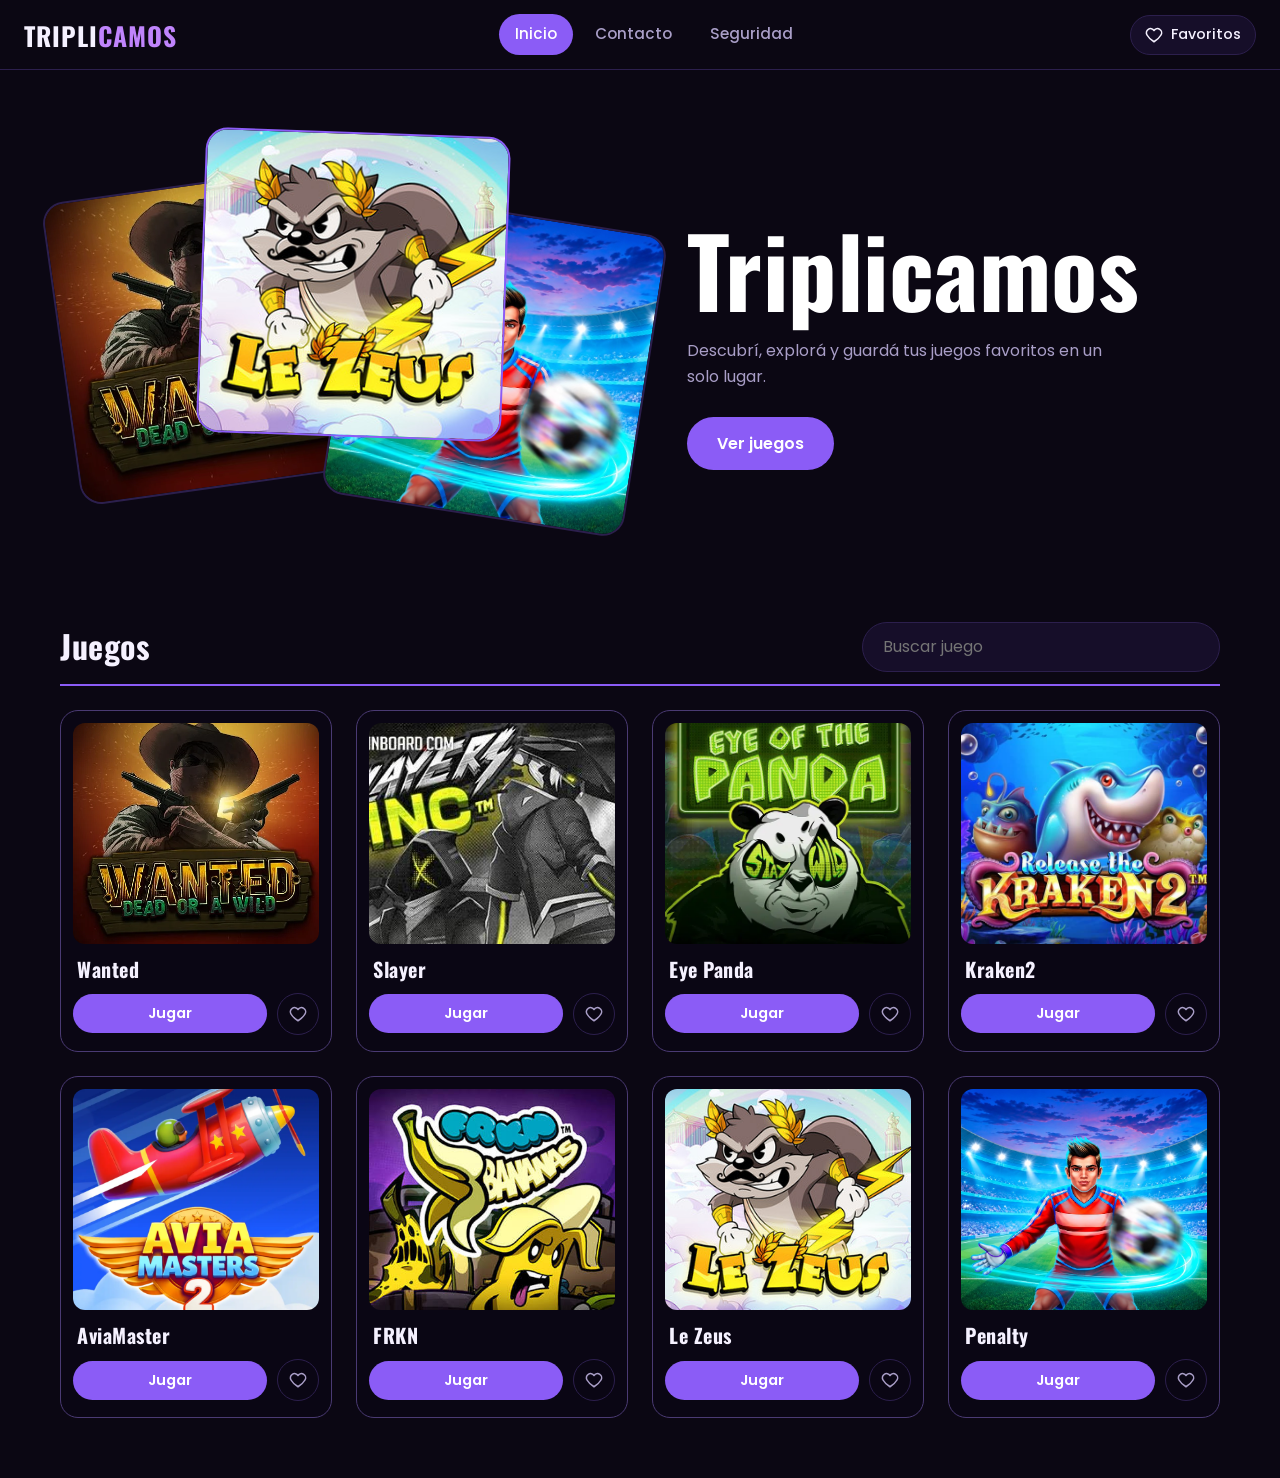
<file: index.html>
<!DOCTYPE html>
<html lang="es">
<head>
    <meta charset="UTF-8">
    <meta name="viewport" content="width=device-width,initial-scale=1">
    <link rel="preconnect" href="https://fonts.googleapis.com">
    <link href="https://fonts.googleapis.com/css2?family=Oswald:wght@500;700&family=Poppins:wght@400;500;600&display=swap" rel="stylesheet">
    <link rel="stylesheet" href="style.css">
    <link rel="icon" href="Kylian.jpg" type="image/jpg">
    <title>Triplicamos | Inicio</title>
</head>
<body data-page="inicio">
    <header class="hd">
        <a class="logo" href="index.html">TRIPLI<b>CAMOS</b></a>
        <nav>
            <a href="index.html" class="on">Inicio</a>
            <a href="contacto.html">Contacto</a>
            <a href="seguridad.html">Seguridad</a>
        </nav>
        <div class="favw">
            <button id="fb" class="fb" aria-expanded="false">
                <svg viewBox="0 0 24 24"><path d="M12 21s-7-4.6-9.3-9A5.4 5.4 0 0 1 12 6a5.4 5.4 0 0 1 9.3 6c-2.3 4.4-9.3 9-9.3 9z"/></svg><span>Favoritos</span><i id="fc">0</i>
            </button>
            <div id="fp" class="fp" hidden></div>
        </div>
    </header>
    <main>
        <section class="hero">
            <div class="fan">
                <img src="Wanted.webp" alt="Wanted">
                <img src="lezeus.jpg" alt="Le Zeus">
                <img src="PenaltyShoot.jpeg" alt="Penalty">
            </div>
            <div class="hero-t">
                <h1>Triplicamos</h1>
                <p>Descubrí, explorá y guardá tus juegos favoritos en un solo lugar.</p>
                <a class="btn" href="#juegos">Ver juegos</a>
            </div>
        </section>
    <section id="juegos">
        <div class="sec-h">
            <h2>Juegos</h2><input id="q" type="search" placeholder="Buscar juego" aria-label="Buscar juego">
        </div>
        <div class="grid" id="grid">
            <article class="card" data-id="wanted">
                <a class="ph" href="Juego.html?id=wanted">
                    <img src="Wanted.webp" alt="Wanted" loading="lazy" decoding="async">
                </a>
                <h3>Wanted</h3>
                <div class="act">
                    <a class="btn sm" href="Juego.html?id=wanted">Jugar</a>
                    <button class="fav-btn" data-id="wanted" aria-label="Favorito: Wanted"><svg viewBox="0 0 24 24"><path d="M12 21s-7-4.6-9.3-9A5.4 5.4 0 0 1 12 6a5.4 5.4 0 0 1 9.3 6c-2.3 4.4-9.3 9-9.3 9z"/></svg></button>
                </div>
            </article>
            <article class="card" data-id="slayer">
                <a class="ph" href="Juego.html?id=slayer">
                    <img src="Slayer.jpg" alt="Slayer" loading="lazy" decoding="async">
                </a>
                <h3>Slayer</h3>
                <div class="act">
                    <a class="btn sm" href="Juego.html?id=slayer">Jugar</a>
                    <button class="fav-btn" data-id="slayer" aria-label="Favorito: Slayer"><svg viewBox="0 0 24 24"><path d="M12 21s-7-4.6-9.3-9A5.4 5.4 0 0 1 12 6a5.4 5.4 0 0 1 9.3 6c-2.3 4.4-9.3 9-9.3 9z"/></svg></button>
                </div>
            </article>
            <article class="card" data-id="eyepanda">
                <a class="ph" href="Juego.html?id=eyepanda">
                    <img src="EyeofPanda.webp" alt="Eye Panda" loading="lazy" decoding="async">
                </a>
                <h3>Eye Panda</h3>
                <div class="act">
                    <a class="btn sm" href="Juego.html?id=eyepanda">Jugar</a>
                    <button class="fav-btn" data-id="eyepanda" aria-label="Favorito: Eye Panda"><svg viewBox="0 0 24 24"><path d="M12 21s-7-4.6-9.3-9A5.4 5.4 0 0 1 12 6a5.4 5.4 0 0 1 9.3 6c-2.3 4.4-9.3 9-9.3 9z"/></svg></button>
                </div>
            </article>
            <article class="card" data-id="kraken2">
                <a class="ph" href="Juego.html?id=kraken2">
                    <img src="Kraken.jpeg" alt="Kraken2" loading="lazy" decoding="async">
                </a>
                <h3>Kraken2</h3>
                <div class="act">
                    <a class="btn sm" href="Juego.html?id=kraken2">Jugar</a>
                    <button class="fav-btn" data-id="kraken2" aria-label="Favorito: Kraken2"><svg viewBox="0 0 24 24"><path d="M12 21s-7-4.6-9.3-9A5.4 5.4 0 0 1 12 6a5.4 5.4 0 0 1 9.3 6c-2.3 4.4-9.3 9-9.3 9z"/></svg></button>
                </div>
            </article>
            <article class="card" data-id="aviamaster">
                <a class="ph" href="Juego.html?id=aviamaster">
                    <img src="AviaMaster.webp" alt="AviaMaster" loading="lazy" decoding="async">
                </a>
                <h3>AviaMaster</h3>
                <div class="act">
                    <a class="btn sm" href="Juego.html?id=aviamaster">Jugar</a>
                    <button class="fav-btn" data-id="aviamaster" aria-label="Favorito: AviaMaster"><svg viewBox="0 0 24 24"><path d="M12 21s-7-4.6-9.3-9A5.4 5.4 0 0 1 12 6a5.4 5.4 0 0 1 9.3 6c-2.3 4.4-9.3 9-9.3 9z"/></svg></button>
                </div>
            </article>
            <article class="card" data-id="frkn">
                <a class="ph" href="Juego.html?id=frkn">
                    <img src="frkn.jpg" alt="FRKN" loading="lazy" decoding="async">
                </a>
                <h3>FRKN</h3>
                <div class="act">
                    <a class="btn sm" href="Juego.html?id=frkn">Jugar</a>
                    <button class="fav-btn" data-id="frkn" aria-label="Favorito: FRKN"><svg viewBox="0 0 24 24"><path d="M12 21s-7-4.6-9.3-9A5.4 5.4 0 0 1 12 6a5.4 5.4 0 0 1 9.3 6c-2.3 4.4-9.3 9-9.3 9z"/></svg></button>
                </div>
            </article>
            <article class="card" data-id="lezeus">
                <a class="ph" href="Juego.html?id=lezeus">
                    <img src="lezeus.jpg" alt="Le Zeus" loading="lazy" decoding="async">
                </a>
                <h3>Le Zeus</h3>
                <div class="act">
                    <a class="btn sm" href="Juego.html?id=lezeus">Jugar</a>
                    <button class="fav-btn" data-id="lezeus" aria-label="Favorito: Le Zeus"><svg viewBox="0 0 24 24"><path d="M12 21s-7-4.6-9.3-9A5.4 5.4 0 0 1 12 6a5.4 5.4 0 0 1 9.3 6c-2.3 4.4-9.3 9-9.3 9z"/></svg></button>
                </div>
            </article>
            <article class="card" data-id="penalty">
                <a class="ph" href="Juego.html?id=penalty">
                    <img src="PenaltyShoot.jpeg" alt="Penalty" loading="lazy" decoding="async">
                </a>
                <h3>Penalty</h3>
                <div class="act">
                    <a class="btn sm" href="Juego.html?id=penalty">Jugar</a>
                    <button class="fav-btn" data-id="penalty" aria-label="Favorito: Penalty"><svg viewBox="0 0 24 24"><path d="M12 21s-7-4.6-9.3-9A5.4 5.4 0 0 1 12 6a5.4 5.4 0 0 1 9.3 6c-2.3 4.4-9.3 9-9.3 9z"/></svg></button>
                </div>
            </article>
        </div>
        <p class="empty" id="none" hidden>No encontramos ese juego. Probá con otro nombre.</p>
        </section>
    </main>
    <script src="main.js"></script>
</body>
</html>
</file>
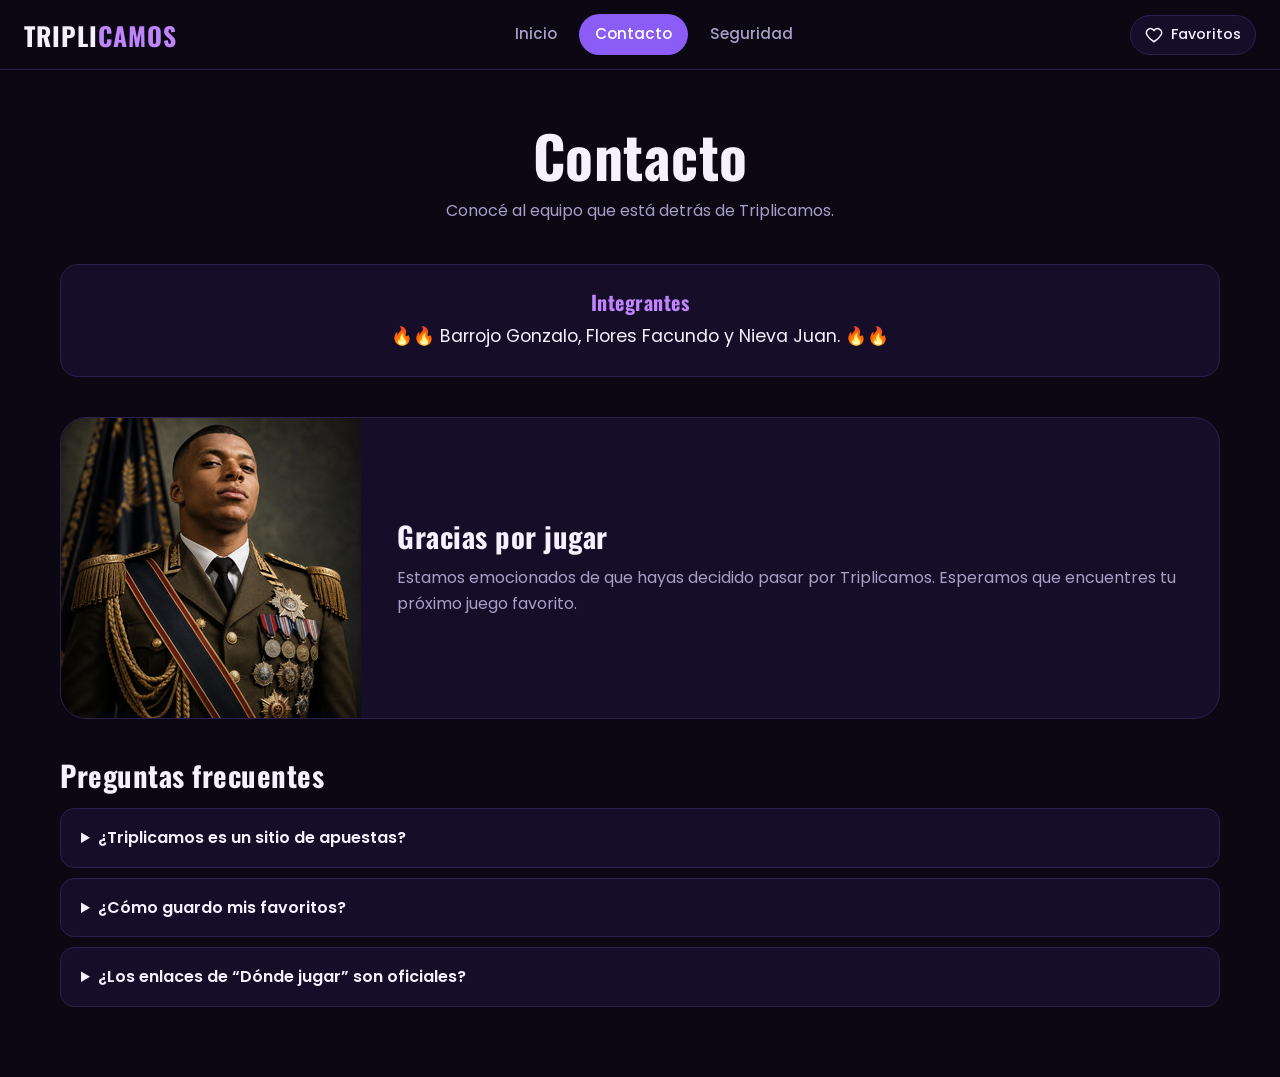
<file: contacto.html>
<!DOCTYPE html>
<html lang="es">
    <head>
        <meta charset="UTF-8">
        <meta name="viewport" content="width=device-width,initial-scale=1">
        <link rel="preconnect" href="https://fonts.googleapis.com">
        <link href="https://fonts.googleapis.com/css2?family=Oswald:wght@500;700&family=Poppins:wght@400;500;600&display=swap" rel="stylesheet">
        <link rel="stylesheet" href="style.css">
        <link rel="icon" href="Kylian.jpg" type="image/jpg">
        <title>Contacto | Triplicamos</title></head>
<body data-page="contacto">
    <header class="hd">
        <a class="logo" href="index.html">TRIPLI<b>CAMOS</b></a>
        <nav>
            <a href="index.html">Inicio</a>
            <a href="contacto.html" class="on">Contacto</a>
            <a href="seguridad.html">Seguridad</a>
        </nav>
        <div class="favw">
            <button id="fb" class="fb" aria-expanded="false">
                <svg viewBox="0 0 24 24"><path d="M12 21s-7-4.6-9.3-9A5.4 5.4 0 0 1 12 6a5.4 5.4 0 0 1 9.3 6c-2.3 4.4-9.3 9-9.3 9z"/></svg><span>Favoritos</span><i id="fc">0</i>
            </button>
            <div id="fp" class="fp" hidden></div>
        </div>
    </header>
    <main>
        <section class="ph1">
            <h1>Contacto</h1>
            <p>Conocé al equipo que está detrás de Triplicamos.</p>
        </section>
        <section class="box team">
            <h3>Integrantes</h3>
            <p>🔥🔥 Barrojo Gonzalo, Flores Facundo y Nieva Juan. 🔥🔥</p>
        </section>
        <section class="split">
            <img src="Kylian.jpg" alt="Gracias por jugar">
            <div>
                <h2>Gracias por jugar</h2>
                <p>Estamos emocionados de que hayas decidido pasar por Triplicamos. Esperamos que encuentres tu próximo juego favorito.</p>
            </div>
        </section>
        <section class="faq">
            <h2>Preguntas frecuentes</h2>
            <details>
                <summary>¿Triplicamos es un sitio de apuestas?</summary>
                <p>No. Es un proyecto escolar que muestra un catálogo de juegos. No procesamos pagos, depósitos ni apuestas.</p>
            </details>
            <details>
                <summary>¿Cómo guardo mis favoritos?</summary>
                <p>Tocá el corazón en cualquier juego. Los encontrás en el botón Favoritos del menú superior.</p>
            </details>
            <details>
                <summary>¿Los enlaces de “Dónde jugar” son oficiales?</summary>
                <p>Llevan al sitio del estudio que desarrolla cada juego. Algunos juegos son para mayores de 18 años.</p>
            </details>
        </section>
    </main>
    <script src="main.js"></script>
</body>
</html>
</file>
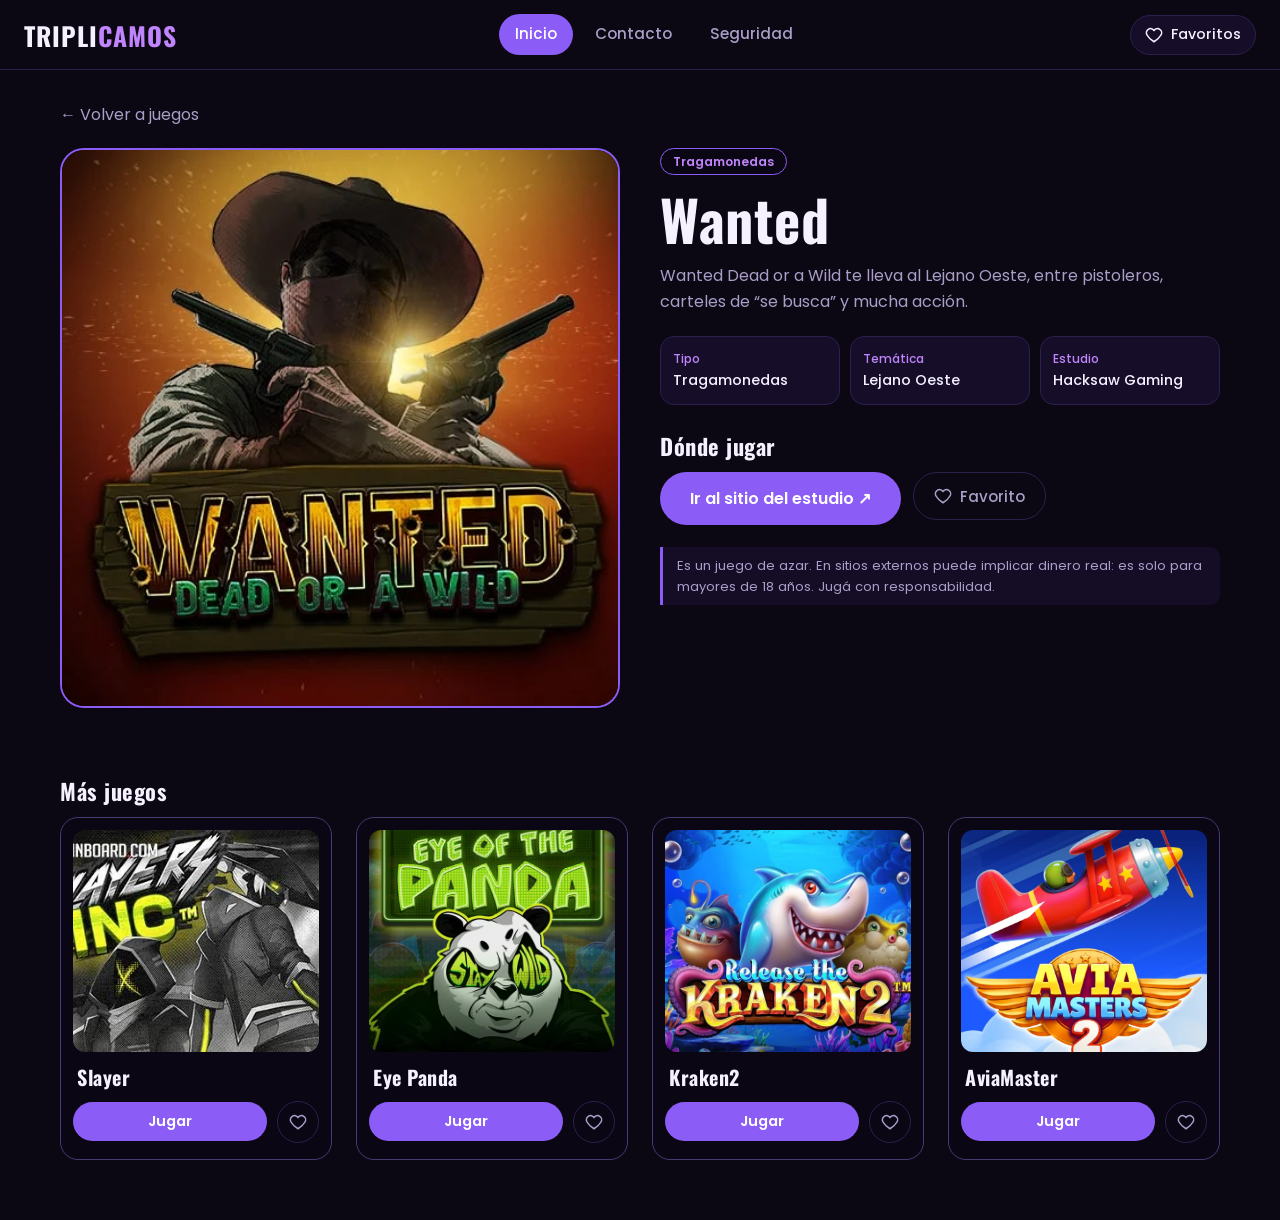
<file: Juego.html>
<!DOCTYPE html>
<html lang="es">
    <head>
        <meta charset="UTF-8">
        <meta name="viewport" content="width=device-width,initial-scale=1">
        <link rel="preconnect" href="https://fonts.googleapis.com">
        <link href="https://fonts.googleapis.com/css2?family=Oswald:wght@500;700&family=Poppins:wght@400;500;600&display=swap" rel="stylesheet">
        <link rel="stylesheet" href="style.css">
        <link rel="icon" href="Kylian.jpg" type="image/jpg">
        <title>Juego | Triplicamos</title></head>
<body data-page="inicio">
    <header class="hd">
        <a class="logo" href="index.html">TRIPLI<b>CAMOS</b></a>
        <nav>
            <a href="index.html" class="on">Inicio</a>
            <a href="contacto.html">Contacto</a>
            <a href="seguridad.html">Seguridad</a>
        </nav>
        <div class="favw">
            <button id="fb" class="fb" aria-expanded="false">
                <svg viewBox="0 0 24 24"><path d="M12 21s-7-4.6-9.3-9A5.4 5.4 0 0 1 12 6a5.4 5.4 0 0 1 9.3 6c-2.3 4.4-9.3 9-9.3 9z"/></svg><span>Favoritos</span><i id="fc">0</i>
            </button>
            <div id="fp" class="fp" hidden></div>
        </div>
    </header>
    <main>
        <a class="back" href="index.html#juegos">← Volver a juegos</a>
        <section class="det" id="det">
            <div class="dimg">
                <img id="d-img" alt="">
            </div>
            <div class="dinfo">
                <span class="tag s" id="d-tag"></span>
                <h1 id="d-name"></h1>
                <p class="lead" id="d-desc"></p>
                <ul class="meta">
                    <li><small>Tipo</small><span id="d-type"></span></li>
                    <li><small>Temática</small><span id="d-theme"></span></li>
                    <li><small>Estudio</small><span id="d-studio"></span></li>
                </ul>
                <h2>Dónde jugar</h2>
                <div class="where">
                    <a class="btn" id="d-link" href="#" target="_blank" rel="noopener">Ir al sitio del estudio ↗</a>
                    <button class="fav-btn wide" id="d-fav"><svg viewBox="0 0 24 24"><path d="M12 21s-7-4.6-9.3-9A5.4 5.4 0 0 1 12 6a5.4 5.4 0 0 1 9.3 6c-2.3 4.4-9.3 9-9.3 9z"/></svg><span>Favorito</span></button>
                </div>
                <p class="note">Es un juego de azar. En sitios externos puede implicar dinero real: es solo para mayores de 18 años. Jugá con responsabilidad.</p>
            </div>
        </section>
        <h2 class="more-h">Más juegos</h2>
        <div class="grid" id="more">
            <article class="card" data-id="wanted">
                <a class="ph" href="Juego.html?id=wanted">
                    <img src="Wanted.webp" alt="Wanted" loading="lazy" decoding="async">
                </a>
                <h3>Wanted</h3>
                <div class="act">
                    <a class="btn sm" href="Juego.html?id=wanted">Jugar</a>
                    <button class="fav-btn" data-id="wanted" aria-label="Favorito: Wanted"><svg viewBox="0 0 24 24"><path d="M12 21s-7-4.6-9.3-9A5.4 5.4 0 0 1 12 6a5.4 5.4 0 0 1 9.3 6c-2.3 4.4-9.3 9-9.3 9z"/></svg></button>
                </div>
            </article>
            <article class="card" data-id="slayer">
                <a class="ph" href="Juego.html?id=slayer">
                    <img src="Slayer.jpg" alt="Slayer" loading="lazy" decoding="async">
                </a>
                <h3>Slayer</h3>
                <div class="act">
                    <a class="btn sm" href="Juego.html?id=slayer">Jugar</a>
                    <button class="fav-btn" data-id="slayer" aria-label="Favorito: Slayer"><svg viewBox="0 0 24 24"><path d="M12 21s-7-4.6-9.3-9A5.4 5.4 0 0 1 12 6a5.4 5.4 0 0 1 9.3 6c-2.3 4.4-9.3 9-9.3 9z"/></svg></button>
                </div>
            </article>
            <article class="card" data-id="eyepanda">
                <a class="ph" href="Juego.html?id=eyepanda">
                    <img src="EyeofPanda.webp" alt="Eye Panda" loading="lazy" decoding="async">
                </a>
                <h3>Eye Panda</h3>
                <div class="act">
                    <a class="btn sm" href="Juego.html?id=eyepanda">Jugar</a>
                    <button class="fav-btn" data-id="eyepanda" aria-label="Favorito: Eye Panda"><svg viewBox="0 0 24 24"><path d="M12 21s-7-4.6-9.3-9A5.4 5.4 0 0 1 12 6a5.4 5.4 0 0 1 9.3 6c-2.3 4.4-9.3 9-9.3 9z"/></svg></button>
                </div>
            </article>
            <article class="card" data-id="kraken2">
                <a class="ph" href="Juego.html?id=kraken2">
                    <img src="Kraken.jpeg" alt="Kraken2" loading="lazy" decoding="async">
                </a>
                <h3>Kraken2</h3>
                <div class="act">
                    <a class="btn sm" href="Juego.html?id=kraken2">Jugar</a>
                    <button class="fav-btn" data-id="kraken2" aria-label="Favorito: Kraken2"><svg viewBox="0 0 24 24"><path d="M12 21s-7-4.6-9.3-9A5.4 5.4 0 0 1 12 6a5.4 5.4 0 0 1 9.3 6c-2.3 4.4-9.3 9-9.3 9z"/></svg></button>
                </div>
            </article>
            <article class="card" data-id="aviamaster">
                <a class="ph" href="Juego.html?id=aviamaster">
                    <img src="AviaMaster.webp" alt="AviaMaster" loading="lazy" decoding="async">
                </a>
                <h3>AviaMaster</h3>
                <div class="act">
                    <a class="btn sm" href="Juego.html?id=aviamaster">Jugar</a>
                    <button class="fav-btn" data-id="aviamaster" aria-label="Favorito: AviaMaster"><svg viewBox="0 0 24 24"><path d="M12 21s-7-4.6-9.3-9A5.4 5.4 0 0 1 12 6a5.4 5.4 0 0 1 9.3 6c-2.3 4.4-9.3 9-9.3 9z"/></svg></button>
                </div>
            </article>
            <article class="card" data-id="frkn">
                <a class="ph" href="Juego.html?id=frkn">
                    <img src="frkn.jpg" alt="FRKN" loading="lazy" decoding="async">
                </a>
                <h3>FRKN</h3>
                <div class="act">
                    <a class="btn sm" href="Juego.html?id=frkn">Jugar</a>
                    <button class="fav-btn" data-id="frkn" aria-label="Favorito: FRKN"><svg viewBox="0 0 24 24"><path d="M12 21s-7-4.6-9.3-9A5.4 5.4 0 0 1 12 6a5.4 5.4 0 0 1 9.3 6c-2.3 4.4-9.3 9-9.3 9z"/></svg></button>
                </div>
            </article>
            <article class="card" data-id="lezeus">
                <a class="ph" href="Juego.html?id=lezeus">
                    <img src="lezeus.jpg" alt="Le Zeus" loading="lazy" decoding="async">
                </a>
                <h3>Le Zeus</h3>
                <div class="act">
                    <a class="btn sm" href="Juego.html?id=lezeus">Jugar</a>
                    <button class="fav-btn" data-id="lezeus" aria-label="Favorito: Le Zeus"><svg viewBox="0 0 24 24"><path d="M12 21s-7-4.6-9.3-9A5.4 5.4 0 0 1 12 6a5.4 5.4 0 0 1 9.3 6c-2.3 4.4-9.3 9-9.3 9z"/></svg></button>
                </div>
            </article>
            <article class="card" data-id="penalty">
                <a class="ph" href="Juego.html?id=penalty">
                    <img src="PenaltyShoot.jpeg" alt="Penalty" loading="lazy" decoding="async">
                </a>
                <h3>Penalty</h3>
                <div class="act">
                    <a class="btn sm" href="Juego.html?id=penalty">Jugar</a>
                    <button class="fav-btn" data-id="penalty" aria-label="Favorito: Penalty"><svg viewBox="0 0 24 24"><path d="M12 21s-7-4.6-9.3-9A5.4 5.4 0 0 1 12 6a5.4 5.4 0 0 1 9.3 6c-2.3 4.4-9.3 9-9.3 9z"/></svg></button>
                </div>
            </article>
        </div>
    </main>
    <script src="main.js"></script>
</body>
</html>
</file>
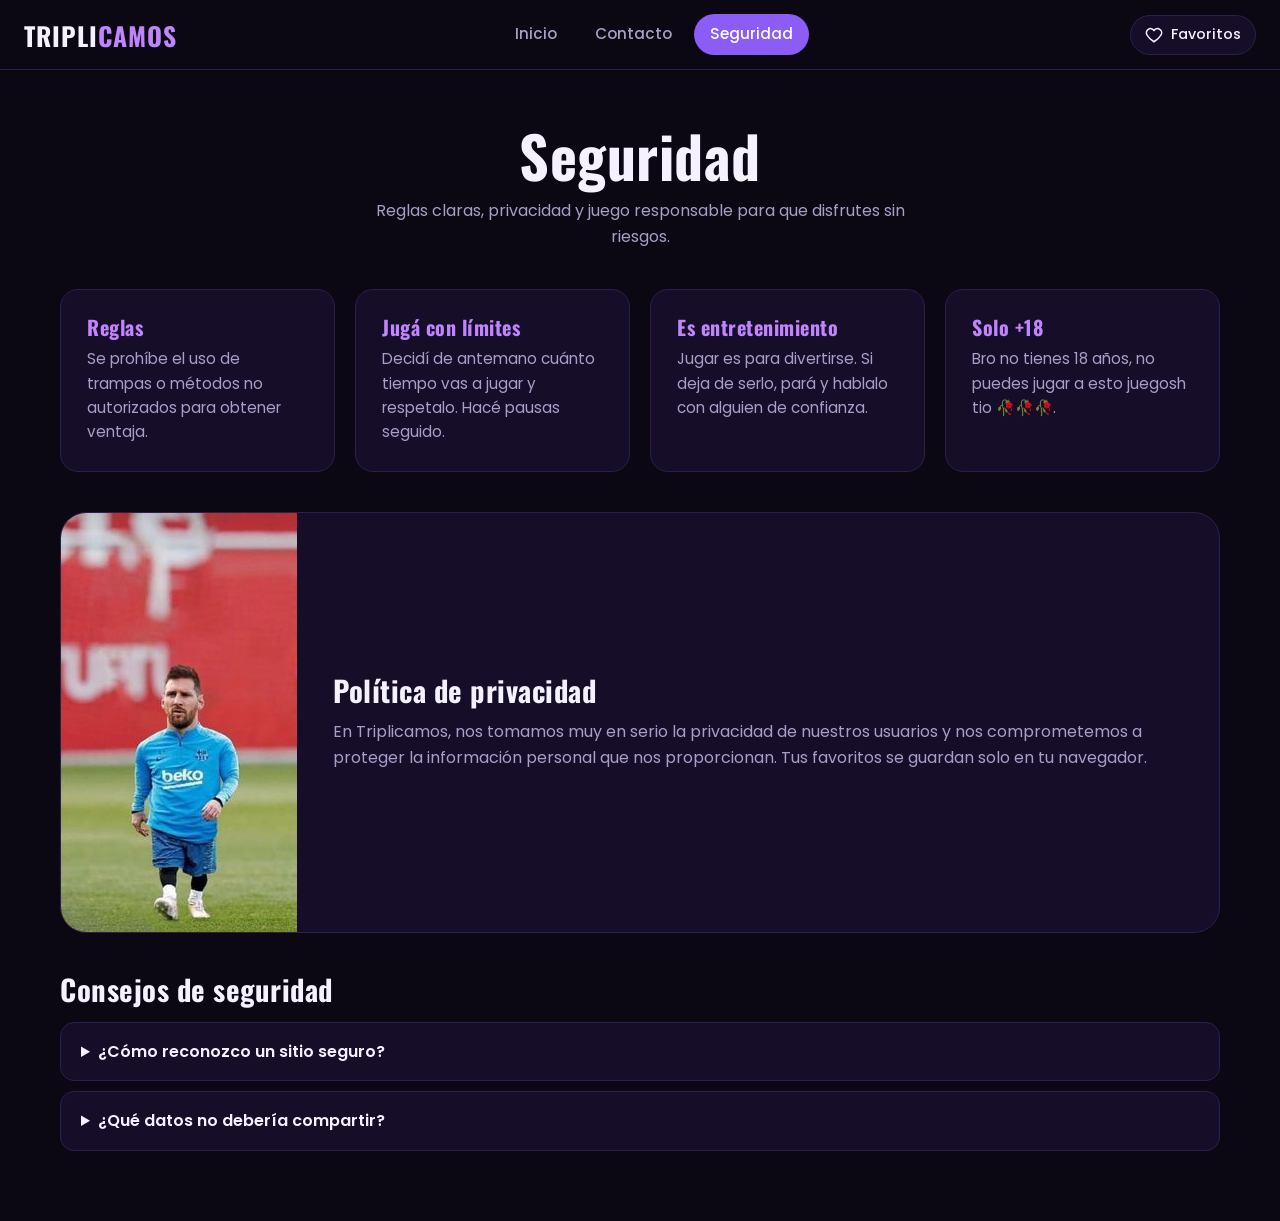
<file: seguridad.html>
<!DOCTYPE html>
<html lang="es"><head><meta charset="UTF-8">
    <meta name="viewport" content="width=device-width,initial-scale=1">
    <link rel="preconnect" href="https://fonts.googleapis.com">
    <link href="https://fonts.googleapis.com/css2?family=Oswald:wght@500;700&family=Poppins:wght@400;500;600&display=swap" rel="stylesheet">
    <link rel="stylesheet" href="style.css">
    <link rel="icon" href="Kylian.jpg" type="image/jpg">
    <title>Seguridad | Triplicamos</title>
</head>
<body data-page="seguridad">
    <header class="hd">
        <a class="logo" href="index.html">TRIPLI<b>CAMOS</b></a>
        <nav>
            <a href="index.html">Inicio</a>
            <a href="contacto.html">Contacto</a>
            <a href="seguridad.html" class="on">Seguridad</a>
        </nav>
        <div class="favw">
            <button id="fb" class="fb" aria-expanded="false">
                <svg viewBox="0 0 24 24"><path d="M12 21s-7-4.6-9.3-9A5.4 5.4 0 0 1 12 6a5.4 5.4 0 0 1 9.3 6c-2.3 4.4-9.3 9-9.3 9z"/></svg><span>Favoritos</span><i id="fc">0</i>
            </button>
            <div id="fp" class="fp" hidden></div>
        </div>
    </header>
    <main>
        <section class="ph1">
            <h1>Seguridad</h1>
            <p>Reglas claras, privacidad y juego responsable para que disfrutes sin riesgos.</p>
        </section>
        <section class="cols">
            <div class="box">
                <h3>Reglas</h3>
                <p>Se prohíbe el uso de trampas o métodos no autorizados para obtener ventaja.</p>
            </div>
            <div class="box">
                <h3>Jugá con límites</h3>
                <p>Decidí de antemano cuánto tiempo vas a jugar y respetalo. Hacé pausas seguido.</p>
            </div>
            <div class="box">
                <h3>Es entretenimiento</h3>
                <p>Jugar es para divertirse. Si deja de serlo, pará y hablalo con alguien de confianza.</p>
            </div>
            <div class="box">
                <h3>Solo +18</h3>
                <p>Bro no tienes 18 años, no puedes jugar a esto juegosh tio 🥀🥀🥀.</p>
            </div>
        </section>
        <section class="split">
            <img src="messi.jpg" alt="Seguridad">
            <div>
                <h2>Política de privacidad</h2>
                <p>En Triplicamos, nos tomamos muy en serio la privacidad de nuestros usuarios y nos comprometemos a proteger la información personal que nos proporcionan. Tus favoritos se guardan solo en tu navegador.</p>
            </div>
        </section>
        <section class="faq">
            <h2>Consejos de seguridad</h2>
            <details>
                <summary>¿Cómo reconozco un sitio seguro?</summary>
                <p>Verificá que la dirección empiece con https y que sea el sitio oficial del estudio o la plataforma.</p>
            </details>
            <details>
                <summary>¿Qué datos no debería compartir?</summary>
                <p>Nunca compartas contraseñas ni datos de tarjetas por mensaje o con sitios que no conozcas.</p>
            </details>
        </section>
    </main>
    <script src="main.js"></script>
</body>
</html>
</file>
<file: style.css>
/* Variables y estilos globales */
:root {
    --bg: #0b0713;
    --card: #160e29;
    --line: #2c1f4d;
    --ac: #8b5cf6;
    --ac2: #c084fc;
    --tx: #f5f1ff;
    --mu: #a99ec7;
    --r: 18px;
}

* {
    margin: 0;
    padding: 0;
    box-sizing: border-box;
}

[hidden] {
    display: none !important;
}

html {
    scroll-behavior: smooth;
}

body {
    background: var(--bg);
    color: var(--tx);
    font: 400 16px/1.6 Poppins, Verdana, sans-serif;
    min-height: 100vh;
    display: flex;
    flex-direction: column;
}

main {
    flex: 1;
    width: 100%;
    max-width: 1200px;
    margin: 0 auto;
    padding: 32px 20px 60px;
}

a {
    color: inherit;
    text-decoration: none;
}

h1, h2, h3 {
    font-family: Oswald, Impact, sans-serif;
    letter-spacing: 0.5px;
    line-height: 1.15;
}

svg {
    width: 18px;
    height: 18px;
    fill: none;
    stroke: currentColor;
    stroke-width: 2;
    stroke-linejoin: round;
}

:focus-visible {
    outline: 2px solid var(--ac2);
    outline-offset: 3px;
}

/* Header y nav */
.hd {
    position: sticky;
    top: 0;
    z-index: 50;
    display: flex;
    align-items: center;
    justify-content: space-between;
    gap: 16px;
    padding: 0 24px;
    height: 70px;
    background: #0b0713;
    border-bottom: 1px solid var(--line);
}

.logo {
    font: 700 1.6rem Oswald, sans-serif;
    letter-spacing: 1px;
}

.logo b {
    color: var(--ac2);
}

.hd nav {
    display: flex;
    gap: 6px;
}

.hd nav a {
    padding: 8px 16px;
    border-radius: 50px;
    color: var(--mu);
    font-size: 0.95rem;
    font-weight: 500;
    transition: 0.2s;
}

.hd nav a:hover {
    color: #fff;
}

.hd nav a.on {
    background: var(--ac);
    color: #fff;
}

/* Favs */
.favw {
    position: relative;
}

.fb {
    display: flex;
    align-items: center;
    gap: 8px;
    height: 40px;
    padding: 0 14px;
    border-radius: 50px;
    border: 1px solid var(--line);
    background: var(--card);
    color: var(--tx);
    font: 500 0.9rem Poppins, sans-serif;
    cursor: pointer;
    transition: 0.2s;
}

.fb:hover {
    border-color: var(--ac);
}

.fb i {
    font-style: normal;
    min-width: 20px;
    height: 20px;
    border-radius: 10px;
    background: var(--ac);
    font-size: 0.72rem;
    display: grid;
    place-items: center;
    padding: 0 5px;
}

.fp {
    position: absolute;
    right: 0;
    top: 52px;
    width: 300px;
    max-height: 70vh;
    overflow: auto;
    background: var(--card);
    border: 1px solid var(--line);
    border-radius: var(--r);
    padding: 10px;
    box-shadow: 0 20px 50px #000a;
}

.fi {
    display: flex;
    align-items: center;
    justify-content: space-between;
    gap: 10px;
    padding: 6px;
    border-radius: 12px;
}

.fi:hover {
    background: #ffffff0d;
}

.fi a {
    display: flex;
    align-items: center;
    gap: 12px;
    font-weight: 500;
    flex: 1;
}

.fi img {
    width: 48px;
    height: 48px;
    border-radius: 10px;
    object-fit: cover;
}

.fe {
    padding: 14px;
    color: var(--mu);
    font-size: 0.9rem;
    text-align: center;
}

/* Botones */
.btn {
    display: inline-flex;
    align-items: center;
    justify-content: center;
    gap: 8px;
    padding: 14px 30px;
    border-radius: 50px;
    border: 0;
    background: var(--ac);
    color: #fff;
    font: 600 1rem Poppins, sans-serif;
    cursor: pointer;
    transition: background 0.2s, transform 0.2s;
}

.btn:hover {
    background: #7c3aed;
    transform: translateY(-2px);
}

.btn.sm {
    padding: 9px 22px;
    font-size: 0.9rem;
    flex: 1;
}

.fav-btn {
    width: 42px;
    height: 42px;
    display: grid;
    place-items: center;
    border-radius: 50%;
    border: 1px solid var(--line);
    background: transparent;
    color: var(--mu);
    cursor: pointer;
    transition: 0.2s;
    flex: none;
}

.fav-btn:hover {
    border-color: var(--ac2);
    color: var(--ac2);
}

.fav-btn.on {
    background: var(--ac);
    border-color: var(--ac);
    color: #fff;
}

.fav-btn.on svg {
    fill: currentColor;
}

.fav-btn.wide {
    width: auto;
    height: 48px;
    padding: 0 20px;
    gap: 8px;
    border-radius: 50px;
    display: inline-flex;
    align-items: center;
    font: 500 0.95rem Poppins, sans-serif;
}

/* Inicio */
.hero {
    display: grid;
    grid-template-columns: 1.1fr 1fr;
    align-items: center;
    gap: 40px;
    padding: 30px 0 70px;
}

.fan {
    position: relative;
    height: 420px;
}

.fan img {
    position: absolute;
    width: 52%;
    aspect-ratio: 1;
    object-fit: cover;
    border-radius: 22px;
    border: 2px solid var(--line);
}

.fan img:nth-child(1) {
    left: 0;
    top: 50px;
    transform: rotate(-8deg);
}

.fan img:nth-child(2) {
    left: 24%;
    top: 0;
    z-index: 2;
    transform: rotate(2deg);
    border-color: var(--ac);
}

.fan img:nth-child(3) {
    right: 0;
    top: 80px;
    transform: rotate(9deg);
}

.hero-t h1 {
    font-size: clamp(3.2rem, 8vw, 6rem);
    margin-bottom: 14px;
    color: #fff;
}

.hero-t p {
    color: var(--mu);
    max-width: 420px;
    margin-bottom: 28px;
}

.sec-h {
    display: flex;
    align-items: center;
    justify-content: space-between;
    gap: 16px;
    flex-wrap: wrap;
    margin-bottom: 24px;
    padding-bottom: 12px;
    border-bottom: 2px solid var(--ac);
}

.sec-h h2 {
    font-size: 2rem;
}

input {
    background: var(--card);
    border: 1px solid var(--line);
    border-radius: 50px;
    color: var(--tx);
    padding: 11px 20px;
    font: inherit;
    outline: 0;
    transition: 0.2s;
}

input:focus {
    border-color: var(--ac);
}

.grid {
    display: grid;
    grid-template-columns: repeat(auto-fill, minmax(240px, 1fr));
    gap: 24px;
}

.card {
    background: #0a0614;
    border: 1px solid #4a3a73;
    border-radius: var(--r);
    padding: 12px 12px 16px;
    transition: transform 0.2s, border-color 0.2s;
}

.card:hover {
    transform: translateY(-6px);
    border-color: var(--ac2);
}

.ph {
    position: relative;
    display: block;
    overflow: hidden;
    border-radius: 12px;
}

.ph img {
    width: 100%;
    aspect-ratio: 10 / 9;
    object-fit: cover;
    display: block;
}

.tag {
    position: absolute;
    top: 10px;
    left: 10px;
    padding: 3px 12px;
    border-radius: 50px;
    background: #0b0713d9;
    border: 1px solid var(--ac);
    color: var(--ac2);
    font-size: 0.75rem;
    font-weight: 600;
}

.tag.s {
    position: static;
    display: inline-block;
}

.card h3 {
    font-size: 1.25rem;
    margin: 14px 4px 12px;
}

.act {
    display: flex;
    gap: 10px;
    align-items: center;
}

.empty {
    text-align: center;
    color: var(--mu);
    padding: 40px;
}

/* Juego */
.back {
    display: inline-block;
    color: var(--mu);
    margin-bottom: 20px;
}

.back:hover {
    color: #fff;
}

.det {
    display: grid;
    grid-template-columns: 1fr 1fr;
    gap: 40px;
    align-items: start;
    margin-bottom: 70px;
}

.dimg img {
    width: 100%;
    border-radius: 24px;
    border: 2px solid var(--ac);
    display: block;
}

.dinfo h1 {
    font-size: clamp(2.2rem, 5vw, 3.5rem);
    margin: 12px 0;
}

.lead {
    color: var(--mu);
    margin-bottom: 22px;
}

.meta {
    list-style: none;
    display: grid;
    grid-template-columns: repeat(3, 1fr);
    gap: 10px;
    margin-bottom: 28px;
}

.meta li {
    background: var(--card);
    border: 1px solid var(--line);
    border-radius: 14px;
    padding: 12px;
    font-weight: 500;
    font-size: 0.9rem;
}

.meta small {
    display: block;
    color: var(--ac2);
    font-size: 0.75rem;
}

.dinfo h2, .more-h {
    font-size: 1.4rem;
    margin-bottom: 14px;
}

.where {
    display: flex;
    gap: 12px;
    flex-wrap: wrap;
    margin-bottom: 22px;
}

.note {
    font-size: 0.82rem;
    color: var(--mu);
    border-left: 3px solid var(--ac);
    padding: 8px 14px;
    background: #8b5cf614;
    border-radius: 0 10px 10px 0;
}

/* Contacto y seguridad */
.ph1 {
    text-align: center;
    padding: 20px 0 40px;
}

.ph1 h1 {
    font-size: clamp(2.4rem, 5vw, 3.6rem);
}

.ph1 p {
    color: var(--mu);
    max-width: 560px;
    margin: 10px auto 0;
}

.cols {
    display: grid;
    grid-template-columns: repeat(auto-fit, minmax(240px, 1fr));
    gap: 20px;
    margin-bottom: 40px;
}

.box {
    background: var(--card);
    border: 1px solid var(--line);
    border-radius: var(--r);
    padding: 26px;
    transition: border-color 0.2s;
}

.box:hover {
    border-color: var(--ac);
}

.box h3 {
    font-size: 1.25rem;
    margin-bottom: 8px;
    color: var(--ac2);
}

.box p {
    color: var(--mu);
    font-size: 0.95rem;
}

.box a {
    color: #fff;
    font-weight: 500;
}

.box a:hover {
    color: var(--ac2);
}

.split {
    display: flex;
    background: var(--card);
    border: 1px solid var(--line);
    border-radius: 26px;
    overflow: hidden;
    margin-bottom: 40px;
}

.split img {
    width: 30%;
    height: 100%;
    min-height: 260px;
    object-fit: cover;
    display: block;
}

.split div {
    padding: 36px;
    align-self: center;
}

.split h2 {
    font-size: 1.8rem;
    margin-bottom: 12px;
}

.split p {
    color: var(--mu);
}

.team {
    margin-bottom: 40px;
    text-align: center;
}

.team p {
    font-size: 1.1rem;
    color: var(--tx);
}

.faq h2 {
    font-size: 1.8rem;
    margin-bottom: 16px;
}

details {
    background: var(--card);
    border: 1px solid var(--line);
    border-radius: 14px;
    padding: 16px 20px;
    margin-bottom: 10px;
}

summary {
    cursor: pointer;
    font-weight: 600;
}

details p {
    color: var(--mu);
    margin-top: 10px;
}

details[open] {
    border-color: var(--ac);
}

@media (max-width: 800px) {
    .hd {
        height: auto;
        flex-wrap: wrap;
        justify-content: center;
        padding: 12px;
    }

    .hero, .det, .split {
        grid-template-columns: 1fr;
    }

    .fan {
        height: 300px;
    }

    .hero-t {
        text-align: center;
    }

    .hero-t p {
        margin-inline: auto;
    }

    .fb span {
        display: none;
    }

    .fp {
        right: -10px;
        width: 270px;
    }

    .meta {
        grid-template-columns: 1fr;
    }
}

@media (prefers-reduced-motion: reduce) {
    * {
        transition: none !important;
        scroll-behavior: auto !important;
    }
}
</file>
